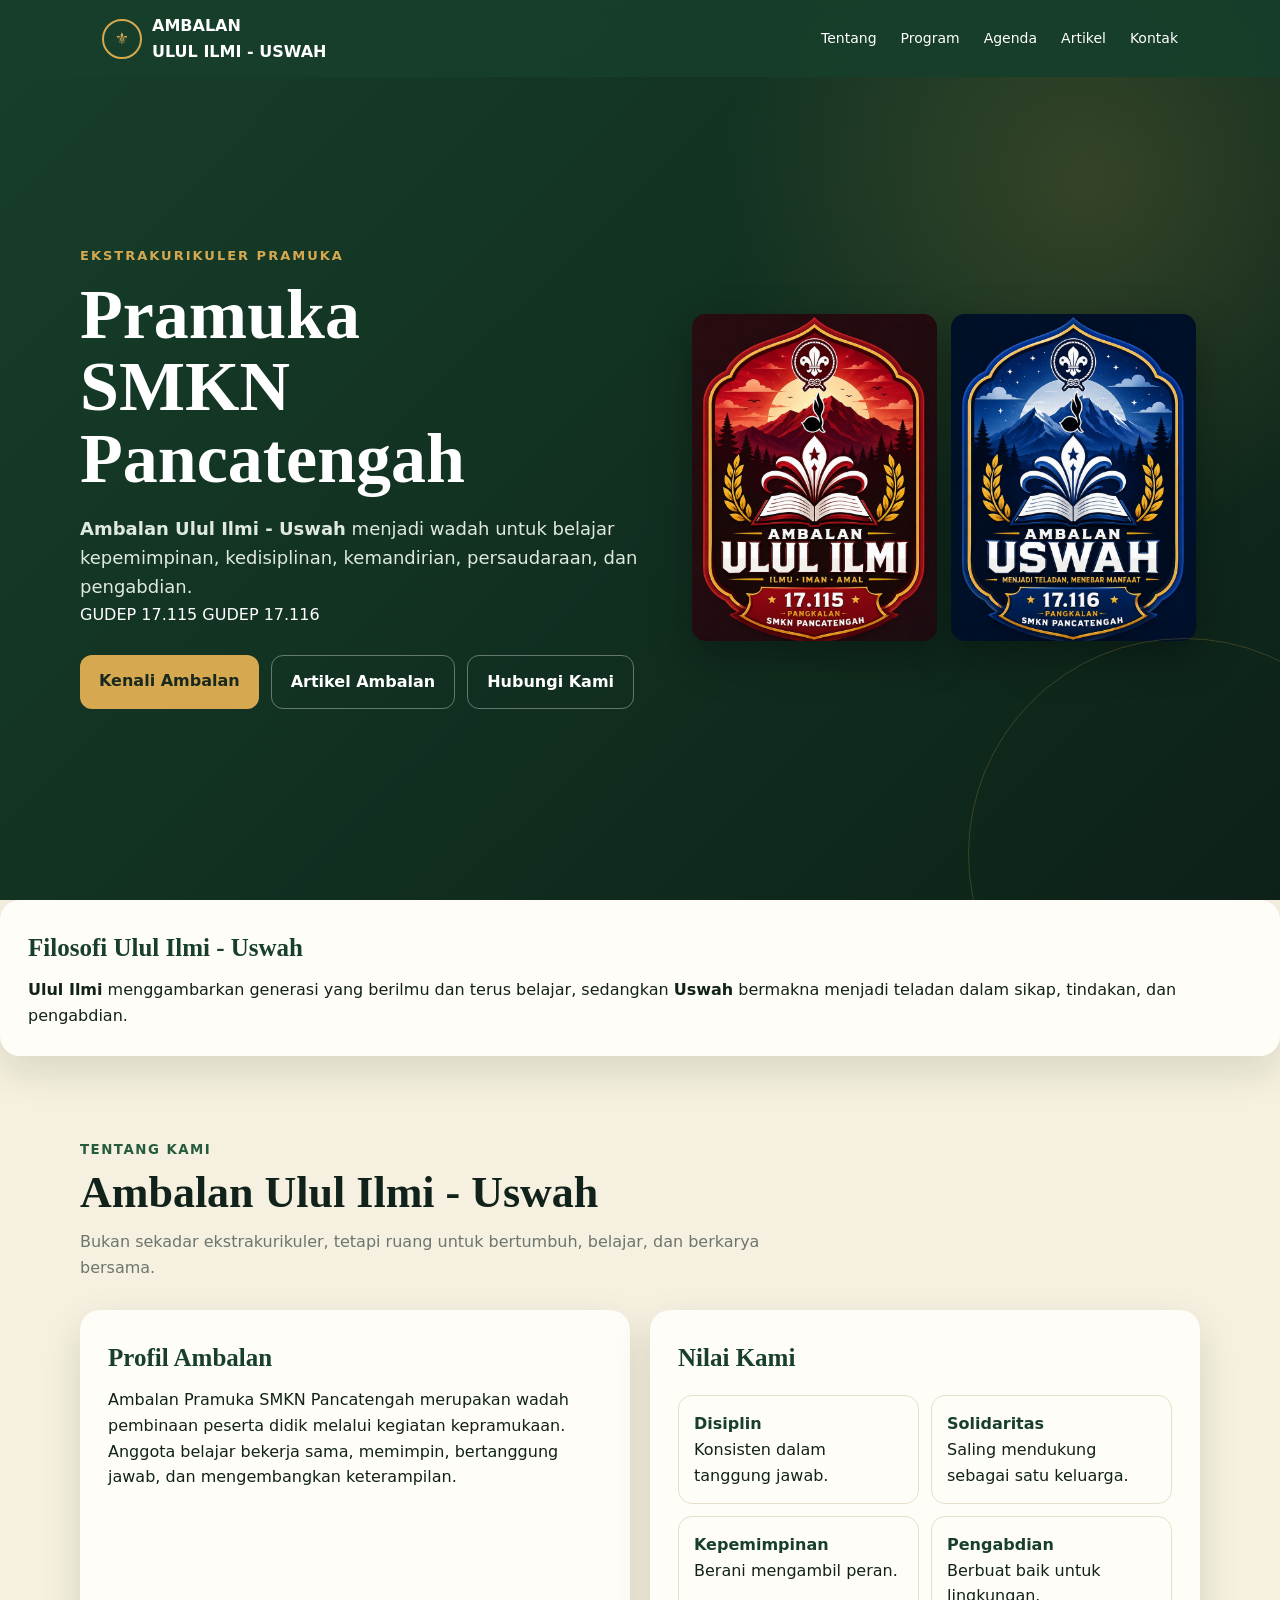
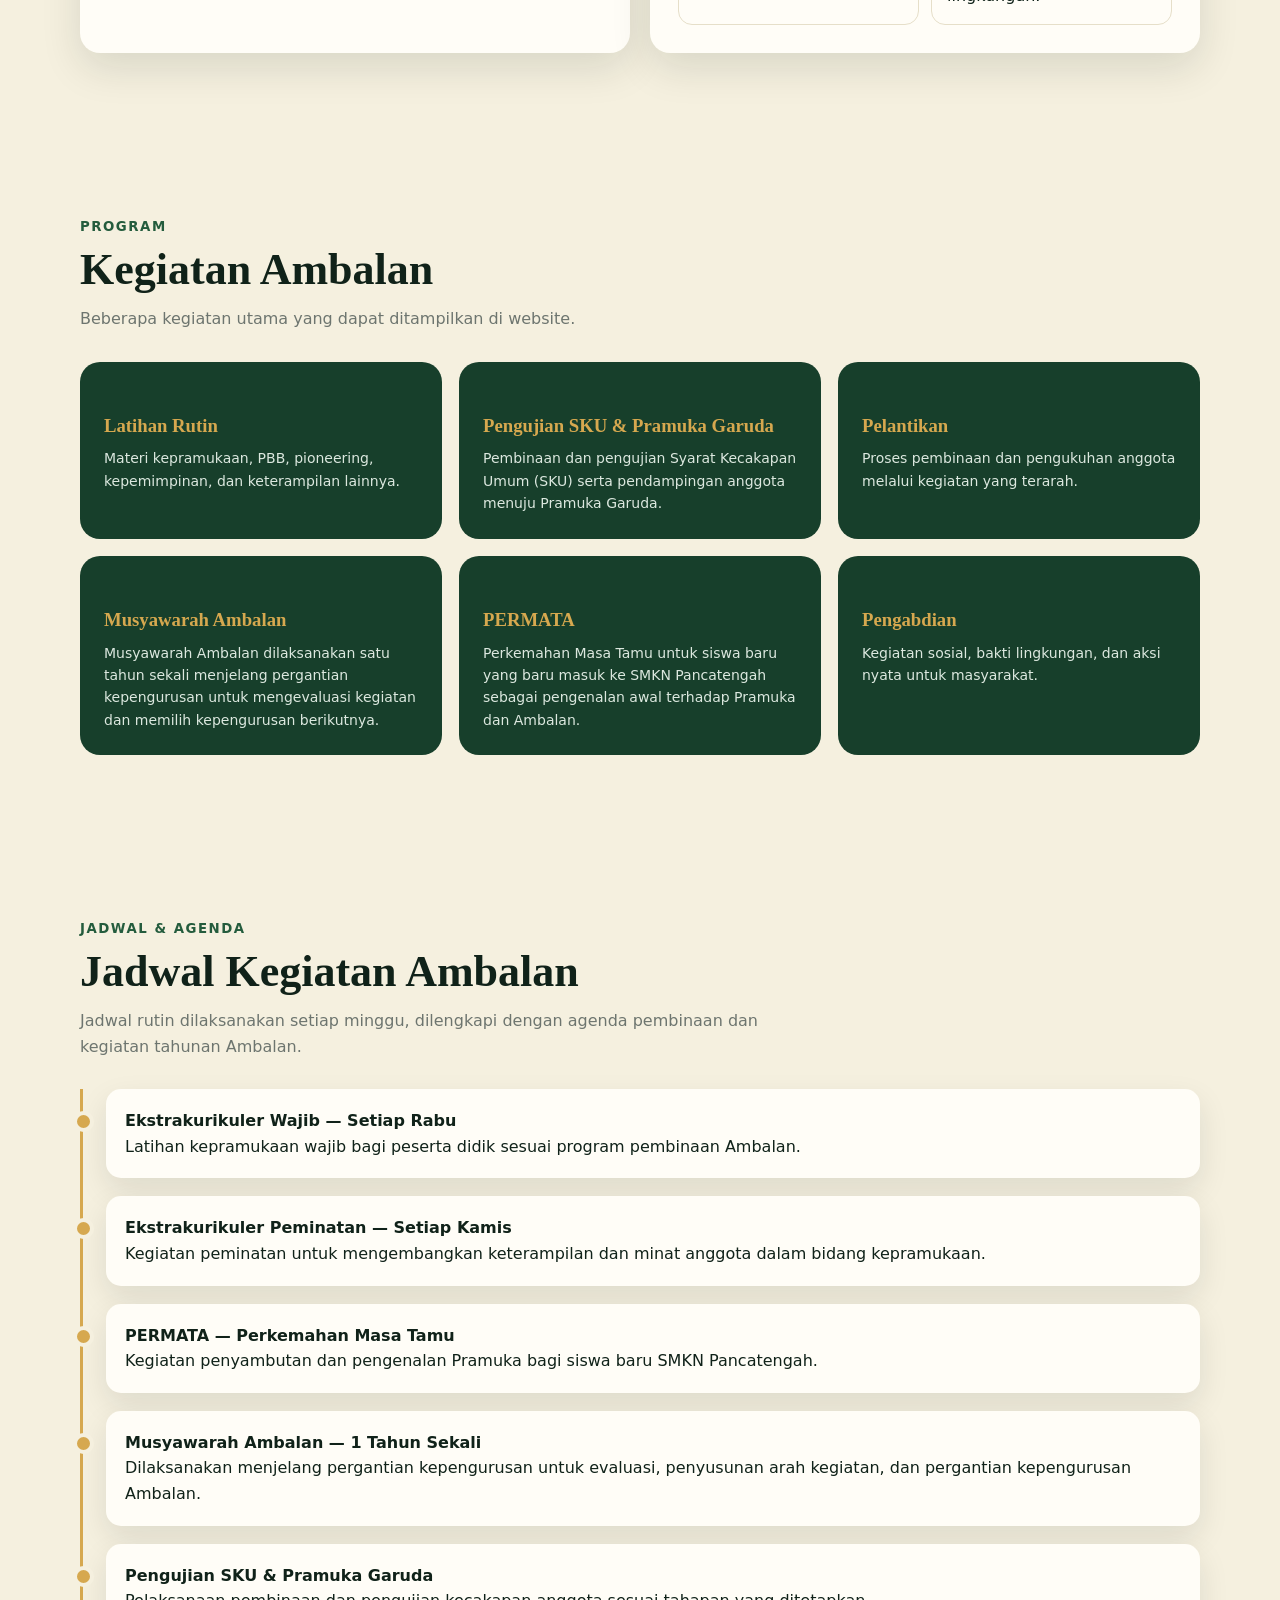
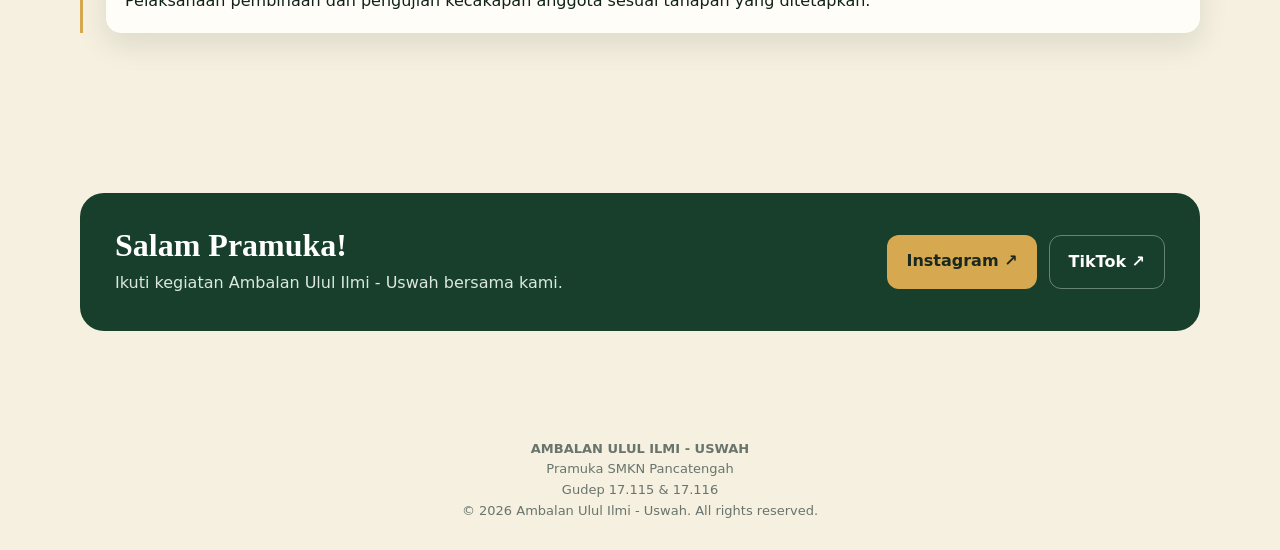
<file: index.html>
<!DOCTYPE html>
<html lang="id">
<head>
<meta charset="UTF-8">
<meta name="viewport" content="width=device-width, initial-scale=1.0">
<title>Pramuka SMKN Pancatengah | Ambalan Ulul Ilmi - Uswah</title>
<meta name="description" content="Website resmi Ambalan Ulul Ilmi - Uswah, Pramuka SMKN Pancatengah. Informasi kegiatan, program, agenda, dokumentasi, dan kepengurusan Ambalan.">
<meta name="keywords" content="Pramuka SMKN Pancatengah, Ambalan Ulul Ilmi, Ambalan Uswah, Pramuka Pancatengah">
<meta name="author" content="Ambalan Ulul Ilmi - Uswah">
<meta name="theme-color" content="#173f2b">
<style>
:root{--green:#173f2b;--green2:#245c3d;--cream:#f5f0df;--gold:#d6a84f;--dark:#102219;--white:#fffdf7;--muted:#6d756f}
*{box-sizing:border-box;margin:0;padding:0}html{scroll-behavior:smooth}
body{font-family:system-ui,-apple-system,"Segoe UI",Roboto,Arial,sans-serif;background:var(--cream);color:var(--dark);line-height:1.6}
a{text-decoration:none;color:inherit}
.nav{position:fixed;top:0;left:0;right:0;z-index:20;background:rgba(23,63,43,.95);backdrop-filter:blur(10px);color:#fff}
.navin{max-width:1120px;margin:auto;padding:13px 22px;display:flex;align-items:center;justify-content:space-between}
.brand{display:flex;align-items:center;gap:10px;font-weight:800}.brandmark{width:40px;height:40px;border:2px solid var(--gold);border-radius:50%;display:grid;place-items:center;color:var(--gold);font-weight:900}
.links{display:flex;gap:24px;font-size:14px}.links a:hover{color:var(--gold)}
.hero{min-height:100vh;padding:125px 22px 70px;display:grid;place-items:center;background:radial-gradient(circle at 85% 20%,rgba(214,168,79,.18),transparent 28%),linear-gradient(135deg,var(--green),#102c1e 65%,#0d2118);color:white;position:relative;overflow:hidden}
.hero:after{content:"";position:absolute;width:430px;height:430px;border:1px solid rgba(214,168,79,.22);border-radius:50%;right:-120px;bottom:-170px}
.hero-in{max-width:1120px;width:100%;display:grid;grid-template-columns:1.05fr .95fr;gap:40px;align-items:center}
.eyebrow{color:var(--gold);font-weight:800;letter-spacing:2px;text-transform:uppercase;font-size:13px}
h1{font-family:Georgia,serif;font-size:clamp(42px,6vw,70px);line-height:1.03;margin:12px 0 20px}
.hero p{max-width:620px;color:#dfe9e1;font-size:18px}.buttons{display:flex;gap:12px;margin-top:28px;flex-wrap:wrap}
.btn{padding:13px 19px;border-radius:12px;font-weight:800}.primary{background:var(--gold);color:#1a291e}.outline{border:1px solid rgba(255,255,255,.35)}
.logos{display:flex;justify-content:center;align-items:center;gap:14px}.logo{width:min(245px,43vw);filter:drop-shadow(0 15px 20px rgba(0,0,0,.3));transition:.25s}.logo:hover{transform:translateY(-5px)}
.logo img{display:block;width:100%;border-radius:14px}
.section{padding:80px 22px}.container{max-width:1120px;margin:auto}
.head{max-width:700px;margin-bottom:30px}.head small{color:var(--green2);font-weight:900;text-transform:uppercase;letter-spacing:1.5px}.head h2{font-family:Georgia,serif;font-size:clamp(30px,5vw,44px);line-height:1.1;margin:7px 0 12px}.head p{color:var(--muted)}
.about{display:grid;grid-template-columns:1fr 1fr;gap:20px}.card{background:var(--white);padding:28px;border-radius:20px;box-shadow:0 15px 40px rgba(16,34,25,.12)}
.card h3{font-family:Georgia,serif;margin-bottom:9px;color:var(--green);font-size:25px}
.values{display:grid;grid-template-columns:1fr 1fr;gap:12px;margin-top:17px}.value{padding:15px;border:1px solid #e6dfc9;border-radius:14px}.value b{display:block;color:var(--green)}
.programs{display:grid;grid-template-columns:repeat(3,1fr);gap:17px}
.program{background:var(--green);color:#fff;border-radius:20px;padding:24px;min-height:165px}.program h3{font-family:Georgia,serif;color:var(--gold);margin:25px 0 7px}.program p{color:#dce8df;font-size:14px}
.agenda{border-left:3px solid var(--gold);padding-left:23px;display:grid;gap:18px}.event{background:var(--white);padding:19px;border-radius:15px;box-shadow:0 12px 30px rgba(16,34,25,.1);position:relative}.event:before{content:"";position:absolute;left:-33px;top:22px;width:13px;height:13px;background:var(--gold);border-radius:50%;border:4px solid var(--cream)}
.gallery{display:grid;grid-template-columns:repeat(3,1fr);gap:14px}.photo{aspect-ratio:4/3;border-radius:17px;background:linear-gradient(135deg,#dfe6dc,#a9b6aa);display:grid;place-items:center;color:#526055;font-weight:800;text-align:center}
.contact{background:var(--green);color:#fff;border-radius:24px;padding:35px;display:flex;justify-content:space-between;align-items:center;gap:25px}.contact h2{font-family:Georgia,serif;font-size:32px;line-height:1.1;margin-bottom:7px}.contact p{color:#dce8df}.contact .btn{white-space:nowrap}.contact .buttons{margin-top:0}
footer{text-align:center;padding:28px 20px;color:#69746d;font-size:13px}
@media(max-width:800px){.links{display:none}.hero{text-align:center}.hero-in,.about{grid-template-columns:1fr}.hero p{margin:auto}.buttons{justify-content:center}.logos{margin-top:15px}.programs{grid-template-columns:1fr}.gallery{grid-template-columns:1fr 1fr}.contact{display:block;text-align:center}.contact .btn{display:inline-block;margin-top:20px}}
@media(max-width:480px){.values,.gallery{grid-template-columns:1fr}.section{padding:65px 17px}.logos{gap:6px}.logo{width:47vw}}
</style>
</head>
<body>
<nav class="nav"><div class="navin">
<a class="brand" href="#beranda"><span class="brandmark">⚜</span><span>AMBALAN<br>ULUL ILMI - USWAH</span></a>
<div class="links">
    <a href="#tentang">Tentang</a>
    <a href="#program">Program</a>
    <a href="#agenda">Agenda</a>
    <a href="artikel-ambalan.html">Artikel</a>
    <a href="#kontak">Kontak</a>
</div></nav>

<header class="hero" id="beranda"><div class="hero-in">
<div>
<div class="eyebrow">Ekstrakurikuler Pramuka</div>
<h1>Pramuka<br>SMKN Pancatengah</h1>
<p>
    <b>Ambalan Ulul Ilmi - Uswah</b> menjadi wadah untuk belajar
    kepemimpinan, kedisiplinan, kemandirian, persaudaraan, dan pengabdian.
</p>

<div class="gudep">
    <span>GUDEP 17.115</span>
    <span>GUDEP 17.116</span>
</div>
    
<div class="buttons">
    <a class="btn primary" href="#tentang">Kenali Ambalan</a>

    <a class="btn outline" href="artikel-ambalan.html">
        Artikel Ambalan
    </a>

    <a class="btn outline" href="#kontak">Hubungi Kami</a>
</div>
</div>
<div class="logos">
<div class="logo"><img src="logo-ulul-ilmi.png" alt="Logo Ambalan Ulul Ilmi 17.115"></div>
<div class="logo"><img src="logo-uswah.png" alt="Logo Ambalan Uswah 17.116"></div>
</div>
</div></header>
<div class="card philosophy">
    <h3>Filosofi Ulul Ilmi - Uswah</h3>
    <p>
        <b>Ulul Ilmi</b> menggambarkan generasi yang berilmu dan terus belajar,
        sedangkan <b>Uswah</b> bermakna menjadi teladan dalam sikap,
        tindakan, dan pengabdian.
    </p>
</div>
<section class="section" id="tentang"><div class="container">
<div class="head"><small>Tentang Kami</small><h2>Ambalan Ulul Ilmi - Uswah</h2><p>Bukan sekadar ekstrakurikuler, tetapi ruang untuk bertumbuh, belajar, dan berkarya bersama.</p></div>
<div class="about">
<div class="card"><h3>Profil Ambalan</h3><p>Ambalan Pramuka SMKN Pancatengah merupakan wadah pembinaan peserta didik melalui kegiatan kepramukaan. Anggota belajar bekerja sama, memimpin, bertanggung jawab, dan mengembangkan keterampilan.</p></div>
<div class="card"><h3>Nilai Kami</h3><div class="values">
<div class="value"><b>Disiplin</b>Konsisten dalam tanggung jawab.</div>
<div class="value"><b>Solidaritas</b>Saling mendukung sebagai satu keluarga.</div>
<div class="value"><b>Kepemimpinan</b>Berani mengambil peran.</div>
<div class="value"><b>Pengabdian</b>Berbuat baik untuk lingkungan.</div>
</div></div>
</div></div></section>

<section class="section" id="program"><div class="container">
<div class="head"><small>Program</small><h2>Kegiatan Ambalan</h2><p>Beberapa kegiatan utama yang dapat ditampilkan di website.</p></div>
<div class="programs">
<article class="program"><h3>Latihan Rutin</h3><p>Materi kepramukaan, PBB, pioneering, kepemimpinan, dan keterampilan lainnya.</p></article>
<article class="program"><h3>Pengujian SKU & Pramuka Garuda</h3><p>Pembinaan dan pengujian Syarat Kecakapan Umum (SKU) serta pendampingan anggota menuju Pramuka Garuda.</p></article>
<article class="program"><h3>Pelantikan</h3><p>Proses pembinaan dan pengukuhan anggota melalui kegiatan yang terarah.</p></article>
<article class="program"><h3>Musyawarah Ambalan</h3><p>Musyawarah Ambalan dilaksanakan satu tahun sekali menjelang pergantian kepengurusan untuk mengevaluasi kegiatan dan memilih kepengurusan berikutnya.</p></article>
<article class="program"><h3>PERMATA</h3><p>Perkemahan Masa Tamu untuk siswa baru yang baru masuk ke SMKN Pancatengah sebagai pengenalan awal terhadap Pramuka dan Ambalan.</p></article>
<article class="program"><h3>Pengabdian</h3><p>Kegiatan sosial, bakti lingkungan, dan aksi nyata untuk masyarakat.</p></article>
</div></div></section>

<section class="section" id="agenda"><div class="container">
<div class="head"><small>Jadwal & Agenda</small><h2>Jadwal Kegiatan Ambalan</h2><p>Jadwal rutin dilaksanakan setiap minggu, dilengkapi dengan agenda pembinaan dan kegiatan tahunan Ambalan.</p></div>
<div class="agenda">
<div class="event"><b>Ekstrakurikuler Wajib — Setiap Rabu</b><br><span>Latihan kepramukaan wajib bagi peserta didik sesuai program pembinaan Ambalan.</span></div>
<div class="event"><b>Ekstrakurikuler Peminatan — Setiap Kamis</b><br><span>Kegiatan peminatan untuk mengembangkan keterampilan dan minat anggota dalam bidang kepramukaan.</span></div>
<div class="event"><b>PERMATA — Perkemahan Masa Tamu</b><br><span>Kegiatan penyambutan dan pengenalan Pramuka bagi siswa baru SMKN Pancatengah.</span></div>
<div class="event"><b>Musyawarah Ambalan — 1 Tahun Sekali</b><br><span>Dilaksanakan menjelang pergantian kepengurusan untuk evaluasi, penyusunan arah kegiatan, dan pergantian kepengurusan Ambalan.</span></div>
<div class="event"><b>Pengujian SKU & Pramuka Garuda</b><br><span>Pelaksanaan pembinaan dan pengujian kecakapan anggota sesuai tahapan yang ditetapkan.</span></div>
</div></div></section>

<section class="section" id="kontak"><div class="container"><div class="contact">
<div><h2>Salam Pramuka!</h2><p>Ikuti kegiatan Ambalan Ulul Ilmi - Uswah bersama kami.</p></div>
<div class="buttons"><a class="btn primary" href="https://www.instagram.com/pramuka_smknepan?igsi=MXVlb2xiamtocTB1aw==/" target="_blank" rel="noopener">Instagram ↗</a><a class="btn outline" href="https://www.tiktok.com/@pramuka.smk_nepan?_r=1&_t=ZS-991ooQU45nZ/" target="_blank" rel="noopener">TikTok ↗</a></div>
</div></div></section>

<footer>
    <div class="footer-brand">
        <strong>AMBALAN ULUL ILMI - USWAH</strong>
        <p>Pramuka SMKN Pancatengah</p>
        <p>Gudep 17.115 & 17.116</p>
    </div>

    <div class="footer-line"></div>

    <p>© 2026 Ambalan Ulul Ilmi - Uswah. All rights reserved.</p>
</footer>
</file>
